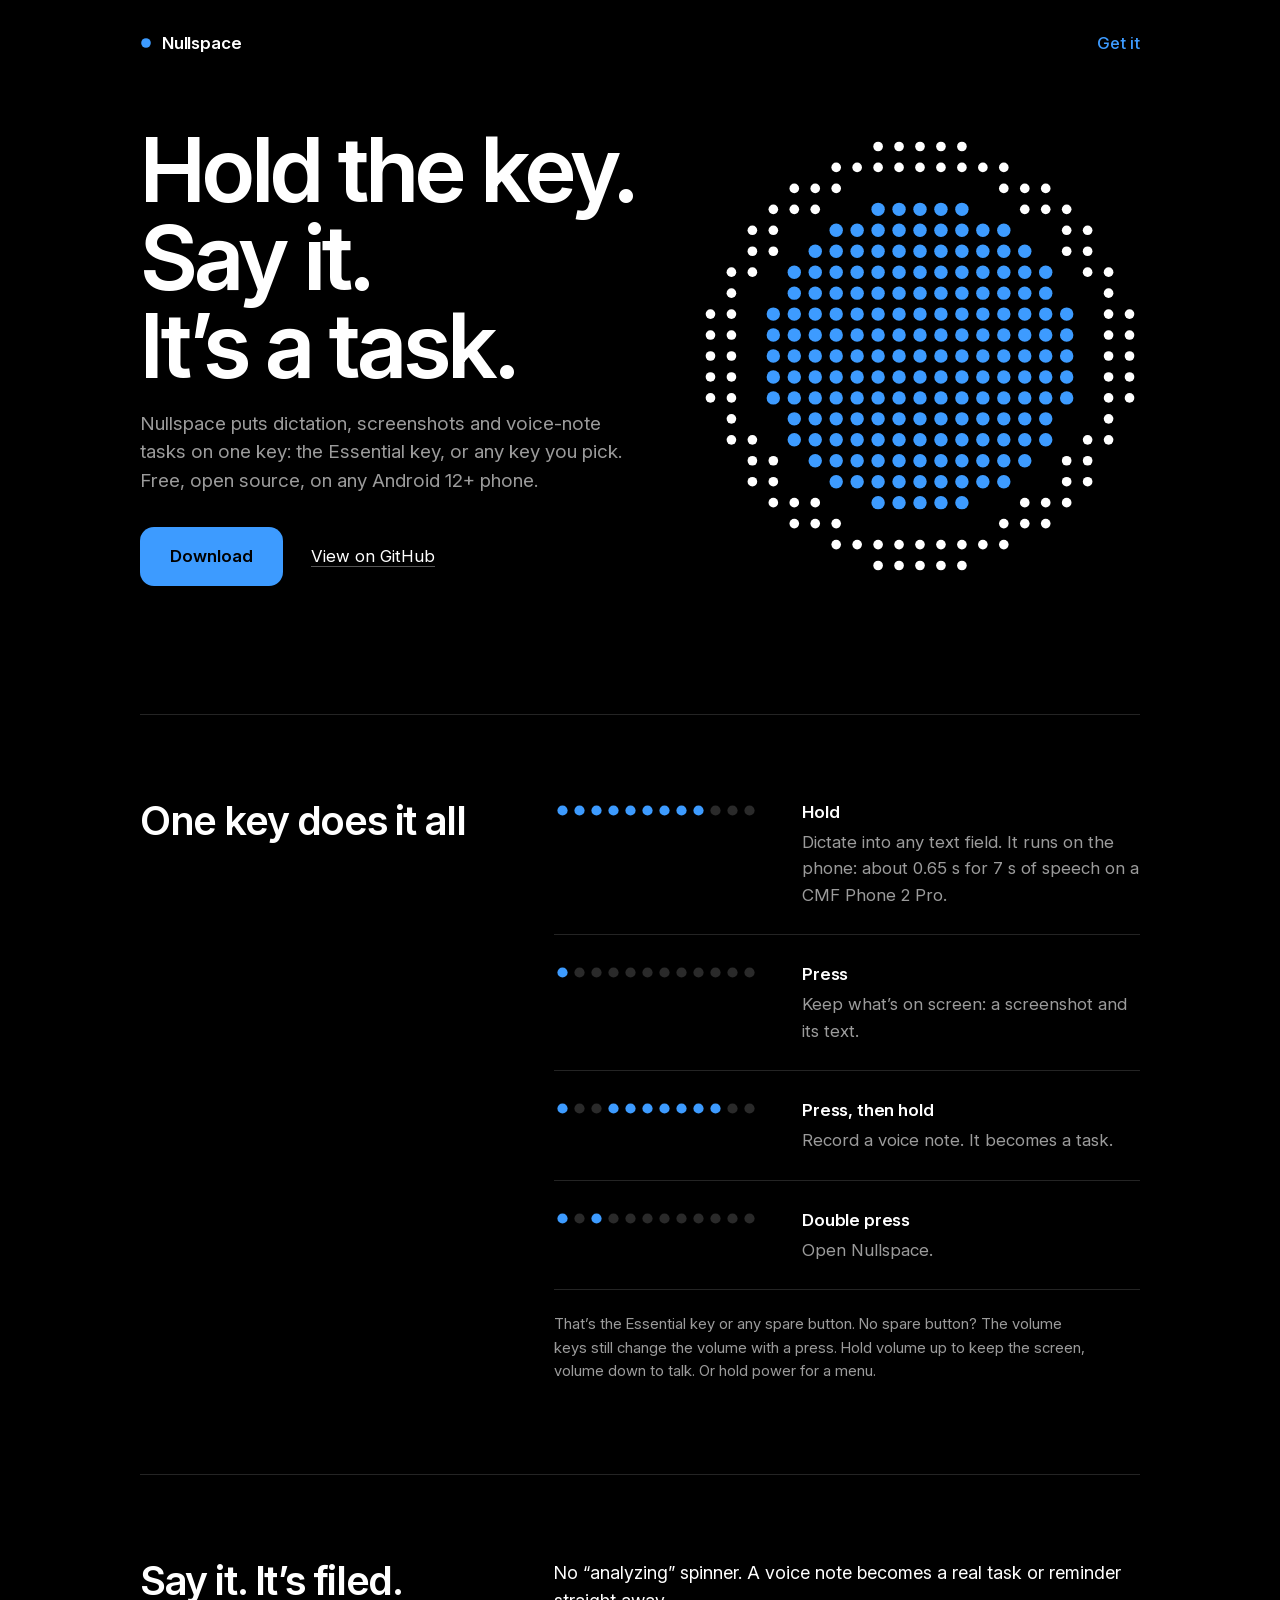
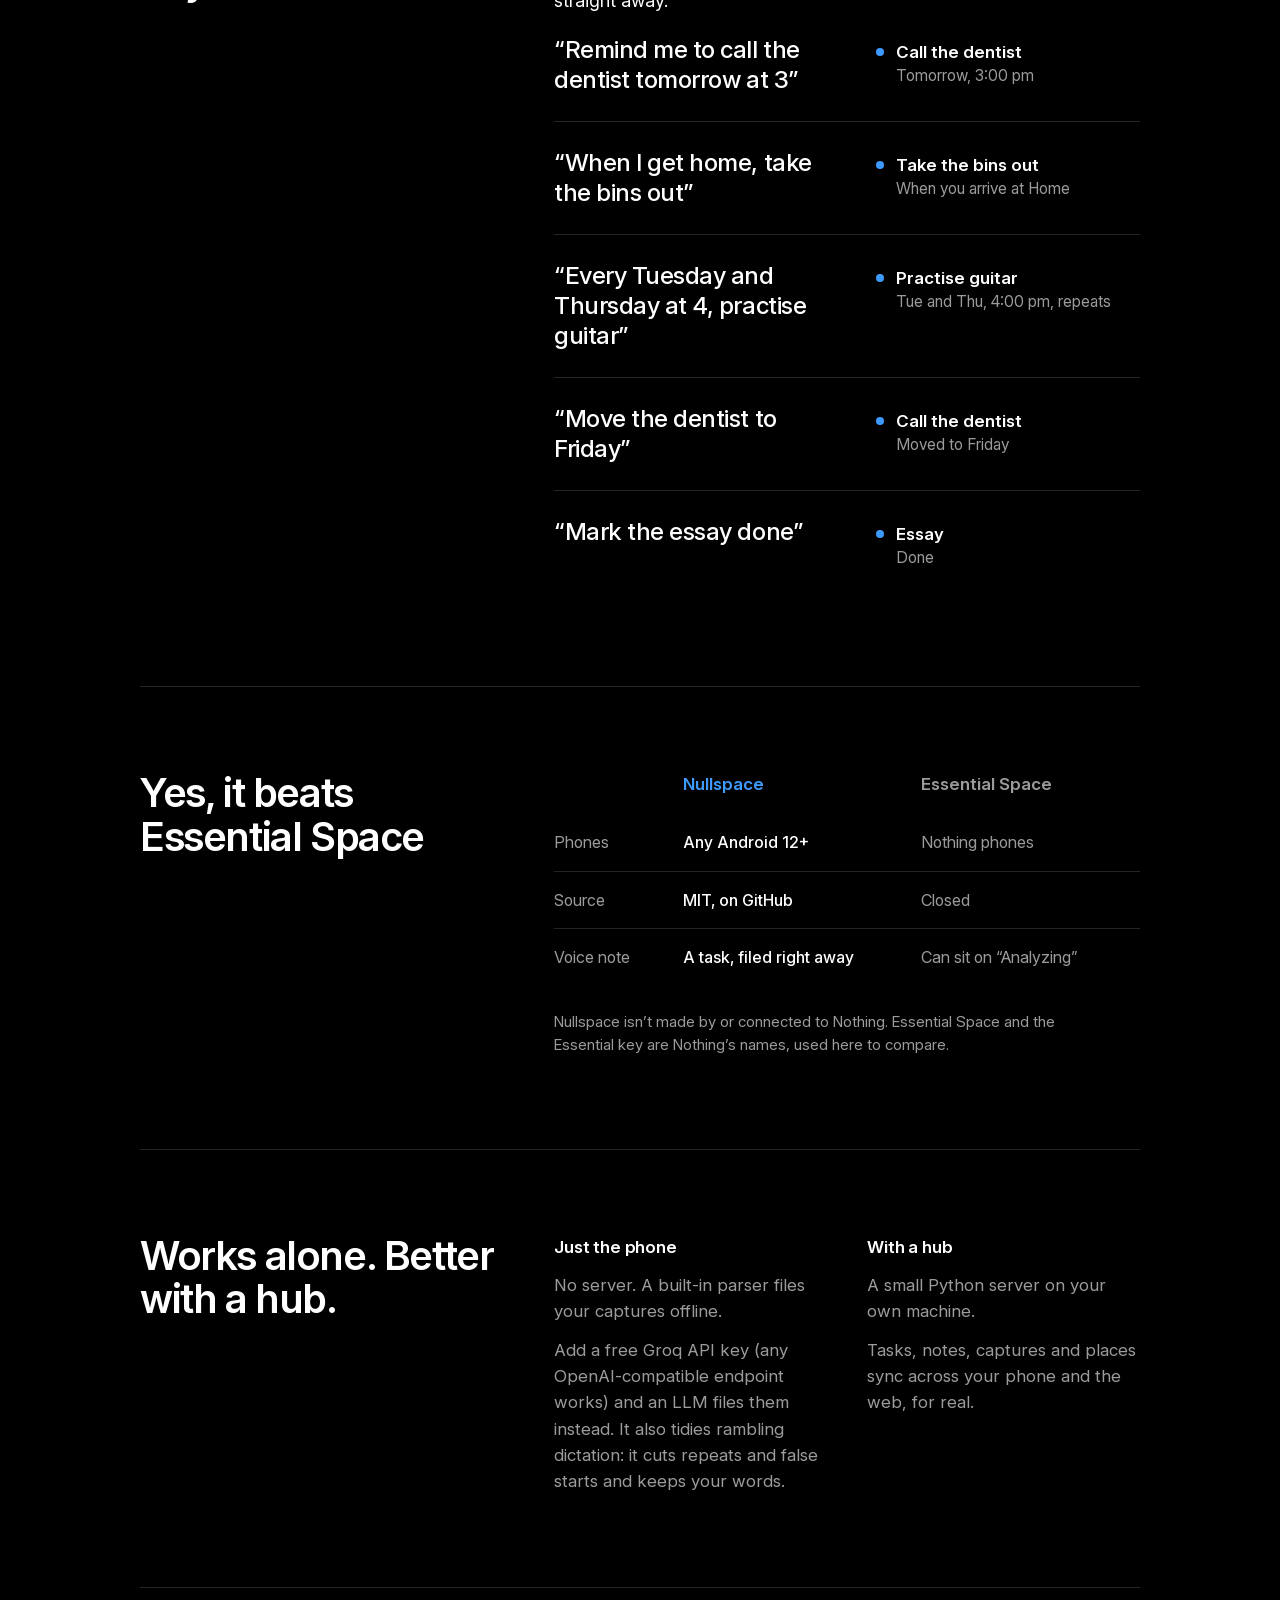
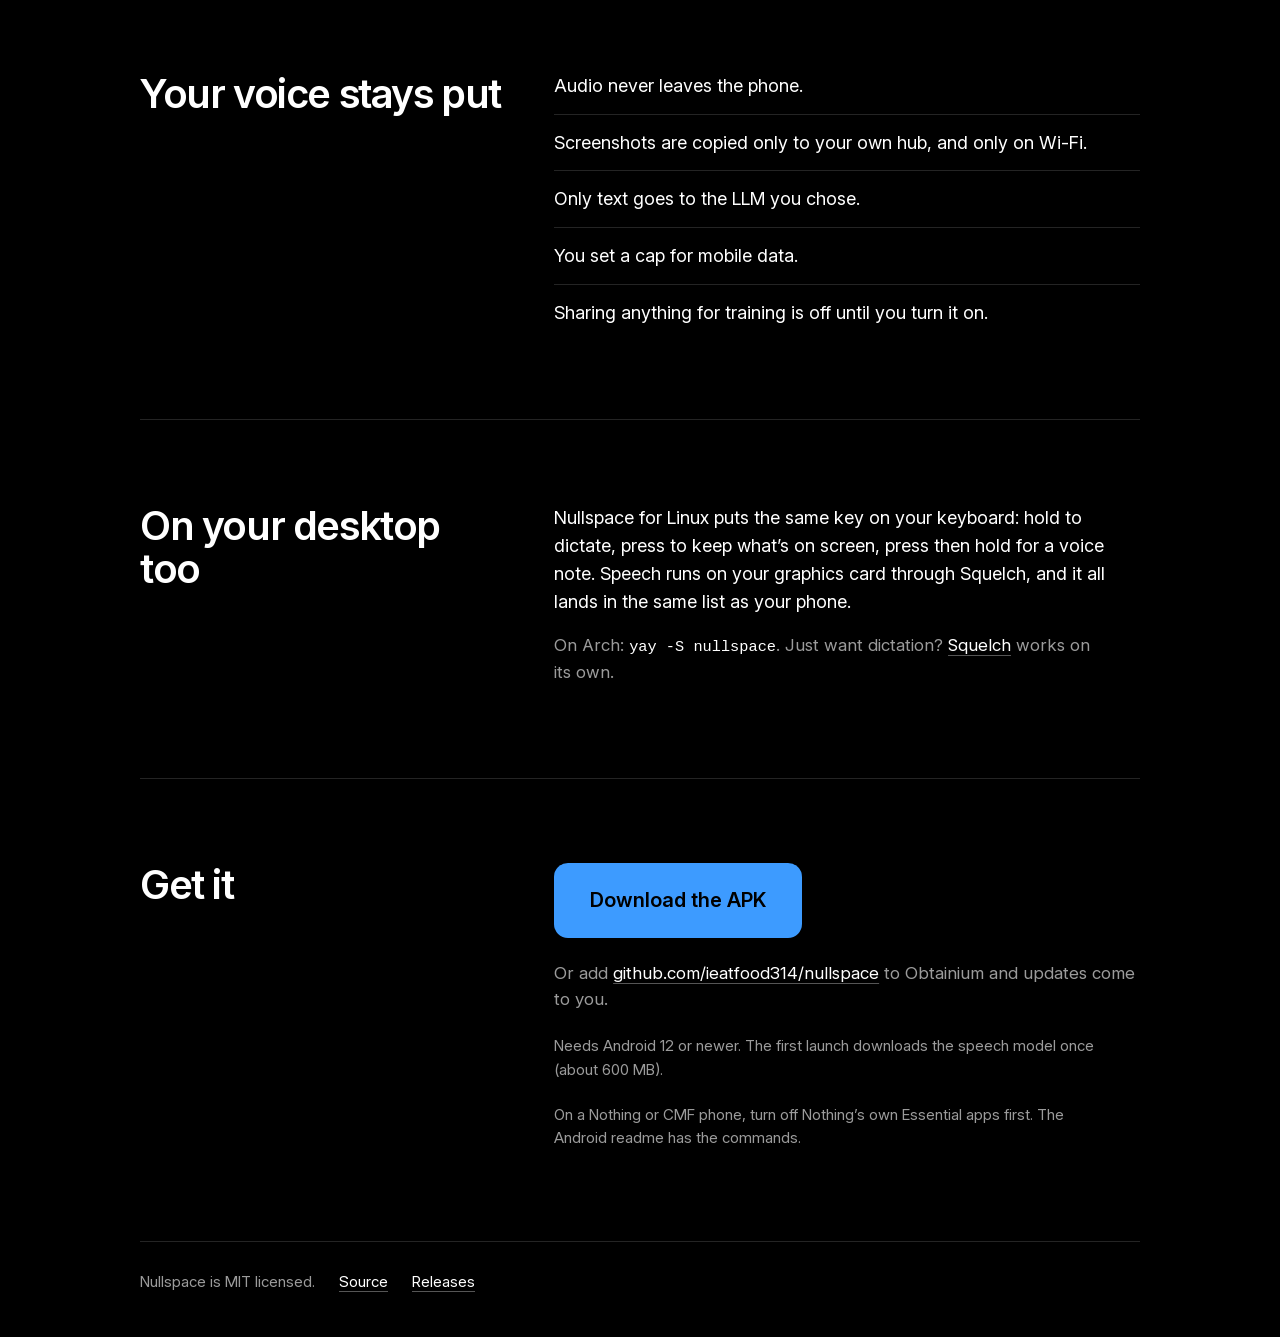
<file: site/index.html>
<!doctype html>
<html lang="en">
<head>
<meta charset="utf-8">
<title>Nullspace: one key for dictation, captures and tasks</title>
<meta name="description" content="Hold the key, say it, and it's a task. Nullspace is an open-source Android app that does what Essential Space does, on any Android 12+ phone, with or without a server.">
<meta name="viewport" content="width=device-width, initial-scale=1, viewport-fit=cover">
<meta name="theme-color" content="#000000">
<meta property="og:title" content="Nullspace">
<meta property="og:description" content="Hold the key. Say it. It's a task. Open-source Android app, on-device dictation, no server needed.">
<meta property="og:type" content="website">
<meta property="og:url" content="https://nullspace.lakebed.app">
<link rel="icon" href="favicon.svg" type="image/svg+xml">
<link rel="stylesheet" href="style.css">
</head>
<body>
<div class="site">

<header class="bar">
  <a class="mark" href="#top"><svg viewBox="0 0 10 10" aria-hidden="true"><circle cx="5" cy="5" r="4"/></svg>Nullspace</a>
  <a class="bar-get" href="#get">Get it</a>
</header>

<main id="top">

<section class="hero">
  <svg class="key" viewBox="0 0 420 420" aria-hidden="true" focusable="false">
<circle class="r" cx="170" cy="10" r="4.6" style="--d:560ms"/>
<circle class="r" cx="190" cy="10" r="4.6" style="--d:552ms"/>
<circle class="r" cx="210" cy="10" r="4.6" style="--d:550ms"/>
<circle class="r" cx="230" cy="10" r="4.6" style="--d:552ms"/>
<circle class="r" cx="250" cy="10" r="4.6" style="--d:560ms"/>
<circle class="r" cx="130" cy="30" r="4.6" style="--d:541ms"/>
<circle class="r" cx="150" cy="30" r="4.6" style="--d:521ms"/>
<circle class="r" cx="170" cy="30" r="4.6" style="--d:507ms"/>
<circle class="r" cx="190" cy="30" r="4.6" style="--d:498ms"/>
<circle class="r" cx="210" cy="30" r="4.6" style="--d:495ms"/>
<circle class="r" cx="230" cy="30" r="4.6" style="--d:498ms"/>
<circle class="r" cx="250" cy="30" r="4.6" style="--d:507ms"/>
<circle class="r" cx="270" cy="30" r="4.6" style="--d:521ms"/>
<circle class="r" cx="290" cy="30" r="4.6" style="--d:541ms"/>
<circle class="r" cx="90" cy="50" r="4.6" style="--d:550ms"/>
<circle class="r" cx="110" cy="50" r="4.6" style="--d:518ms"/>
<circle class="r" cx="130" cy="50" r="4.6" style="--d:491ms"/>
<circle class="r" cx="290" cy="50" r="4.6" style="--d:491ms"/>
<circle class="r" cx="310" cy="50" r="4.6" style="--d:518ms"/>
<circle class="r" cx="330" cy="50" r="4.6" style="--d:550ms"/>
<circle class="r" cx="70" cy="70" r="4.6" style="--d:544ms"/>
<circle class="r" cx="90" cy="70" r="4.6" style="--d:507ms"/>
<circle class="r" cx="110" cy="70" r="4.6" style="--d:473ms"/>
<circle class="c" cx="170" cy="70" r="6.4" style="--d:400ms"/>
<circle class="c" cx="190" cy="70" r="6.4" style="--d:388ms"/>
<circle class="c" cx="210" cy="70" r="6.4" style="--d:385ms"/>
<circle class="c" cx="230" cy="70" r="6.4" style="--d:388ms"/>
<circle class="c" cx="250" cy="70" r="6.4" style="--d:400ms"/>
<circle class="r" cx="310" cy="70" r="4.6" style="--d:473ms"/>
<circle class="r" cx="330" cy="70" r="4.6" style="--d:507ms"/>
<circle class="r" cx="350" cy="70" r="4.6" style="--d:544ms"/>
<circle class="r" cx="50" cy="90" r="4.6" style="--d:550ms"/>
<circle class="r" cx="70" cy="90" r="4.6" style="--d:507ms"/>
<circle class="c" cx="130" cy="90" r="6.4" style="--d:396ms"/>
<circle class="c" cx="150" cy="90" r="6.4" style="--d:368ms"/>
<circle class="c" cx="170" cy="90" r="6.4" style="--d:347ms"/>
<circle class="c" cx="190" cy="90" r="6.4" style="--d:334ms"/>
<circle class="c" cx="210" cy="90" r="6.4" style="--d:330ms"/>
<circle class="c" cx="230" cy="90" r="6.4" style="--d:334ms"/>
<circle class="c" cx="250" cy="90" r="6.4" style="--d:347ms"/>
<circle class="c" cx="270" cy="90" r="6.4" style="--d:368ms"/>
<circle class="c" cx="290" cy="90" r="6.4" style="--d:396ms"/>
<circle class="r" cx="350" cy="90" r="4.6" style="--d:507ms"/>
<circle class="r" cx="370" cy="90" r="4.6" style="--d:550ms"/>
<circle class="r" cx="50" cy="110" r="4.6" style="--d:518ms"/>
<circle class="r" cx="70" cy="110" r="4.6" style="--d:473ms"/>
<circle class="c" cx="110" cy="110" r="6.4" style="--d:388ms"/>
<circle class="c" cx="130" cy="110" r="6.4" style="--d:352ms"/>
<circle class="c" cx="150" cy="110" r="6.4" style="--d:320ms"/>
<circle class="c" cx="170" cy="110" r="6.4" style="--d:296ms"/>
<circle class="c" cx="190" cy="110" r="6.4" style="--d:280ms"/>
<circle class="c" cx="210" cy="110" r="6.4" style="--d:275ms"/>
<circle class="c" cx="230" cy="110" r="6.4" style="--d:280ms"/>
<circle class="c" cx="250" cy="110" r="6.4" style="--d:296ms"/>
<circle class="c" cx="270" cy="110" r="6.4" style="--d:320ms"/>
<circle class="c" cx="290" cy="110" r="6.4" style="--d:352ms"/>
<circle class="c" cx="310" cy="110" r="6.4" style="--d:388ms"/>
<circle class="r" cx="350" cy="110" r="4.6" style="--d:473ms"/>
<circle class="r" cx="370" cy="110" r="4.6" style="--d:518ms"/>
<circle class="r" cx="30" cy="130" r="4.6" style="--d:541ms"/>
<circle class="r" cx="50" cy="130" r="4.6" style="--d:491ms"/>
<circle class="c" cx="90" cy="130" r="6.4" style="--d:396ms"/>
<circle class="c" cx="110" cy="130" r="6.4" style="--d:352ms"/>
<circle class="c" cx="130" cy="130" r="6.4" style="--d:311ms"/>
<circle class="c" cx="150" cy="130" r="6.4" style="--d:275ms"/>
<circle class="c" cx="170" cy="130" r="6.4" style="--d:245ms"/>
<circle class="c" cx="190" cy="130" r="6.4" style="--d:226ms"/>
<circle class="c" cx="210" cy="130" r="6.4" style="--d:220ms"/>
<circle class="c" cx="230" cy="130" r="6.4" style="--d:226ms"/>
<circle class="c" cx="250" cy="130" r="6.4" style="--d:245ms"/>
<circle class="c" cx="270" cy="130" r="6.4" style="--d:275ms"/>
<circle class="c" cx="290" cy="130" r="6.4" style="--d:311ms"/>
<circle class="c" cx="310" cy="130" r="6.4" style="--d:352ms"/>
<circle class="c" cx="330" cy="130" r="6.4" style="--d:396ms"/>
<circle class="r" cx="370" cy="130" r="4.6" style="--d:491ms"/>
<circle class="r" cx="390" cy="130" r="4.6" style="--d:541ms"/>
<circle class="r" cx="30" cy="150" r="4.6" style="--d:521ms"/>
<circle class="c" cx="90" cy="150" r="6.4" style="--d:368ms"/>
<circle class="c" cx="110" cy="150" r="6.4" style="--d:320ms"/>
<circle class="c" cx="130" cy="150" r="6.4" style="--d:275ms"/>
<circle class="c" cx="150" cy="150" r="6.4" style="--d:233ms"/>
<circle class="c" cx="170" cy="150" r="6.4" style="--d:198ms"/>
<circle class="c" cx="190" cy="150" r="6.4" style="--d:173ms"/>
<circle class="c" cx="210" cy="150" r="6.4" style="--d:165ms"/>
<circle class="c" cx="230" cy="150" r="6.4" style="--d:173ms"/>
<circle class="c" cx="250" cy="150" r="6.4" style="--d:198ms"/>
<circle class="c" cx="270" cy="150" r="6.4" style="--d:233ms"/>
<circle class="c" cx="290" cy="150" r="6.4" style="--d:275ms"/>
<circle class="c" cx="310" cy="150" r="6.4" style="--d:320ms"/>
<circle class="c" cx="330" cy="150" r="6.4" style="--d:368ms"/>
<circle class="r" cx="390" cy="150" r="4.6" style="--d:521ms"/>
<circle class="r" cx="10" cy="170" r="4.6" style="--d:560ms"/>
<circle class="r" cx="30" cy="170" r="4.6" style="--d:507ms"/>
<circle class="c" cx="70" cy="170" r="6.4" style="--d:400ms"/>
<circle class="c" cx="90" cy="170" r="6.4" style="--d:347ms"/>
<circle class="c" cx="110" cy="170" r="6.4" style="--d:296ms"/>
<circle class="c" cx="130" cy="170" r="6.4" style="--d:245ms"/>
<circle class="c" cx="150" cy="170" r="6.4" style="--d:198ms"/>
<circle class="c" cx="170" cy="170" r="6.4" style="--d:155ms"/>
<circle class="c" cx="190" cy="170" r="6.4" style="--d:122ms"/>
<circle class="c" cx="210" cy="170" r="6.4" style="--d:110ms"/>
<circle class="c" cx="230" cy="170" r="6.4" style="--d:122ms"/>
<circle class="c" cx="250" cy="170" r="6.4" style="--d:155ms"/>
<circle class="c" cx="270" cy="170" r="6.4" style="--d:198ms"/>
<circle class="c" cx="290" cy="170" r="6.4" style="--d:245ms"/>
<circle class="c" cx="310" cy="170" r="6.4" style="--d:296ms"/>
<circle class="c" cx="330" cy="170" r="6.4" style="--d:347ms"/>
<circle class="c" cx="350" cy="170" r="6.4" style="--d:400ms"/>
<circle class="r" cx="390" cy="170" r="4.6" style="--d:507ms"/>
<circle class="r" cx="410" cy="170" r="4.6" style="--d:560ms"/>
<circle class="r" cx="10" cy="190" r="4.6" style="--d:552ms"/>
<circle class="r" cx="30" cy="190" r="4.6" style="--d:498ms"/>
<circle class="c" cx="70" cy="190" r="6.4" style="--d:388ms"/>
<circle class="c" cx="90" cy="190" r="6.4" style="--d:334ms"/>
<circle class="c" cx="110" cy="190" r="6.4" style="--d:280ms"/>
<circle class="c" cx="130" cy="190" r="6.4" style="--d:226ms"/>
<circle class="c" cx="150" cy="190" r="6.4" style="--d:173ms"/>
<circle class="c" cx="170" cy="190" r="6.4" style="--d:122ms"/>
<circle class="c" cx="190" cy="190" r="6.4" style="--d:77ms"/>
<circle class="c" cx="210" cy="190" r="6.4" style="--d:55ms"/>
<circle class="c" cx="230" cy="190" r="6.4" style="--d:77ms"/>
<circle class="c" cx="250" cy="190" r="6.4" style="--d:122ms"/>
<circle class="c" cx="270" cy="190" r="6.4" style="--d:173ms"/>
<circle class="c" cx="290" cy="190" r="6.4" style="--d:226ms"/>
<circle class="c" cx="310" cy="190" r="6.4" style="--d:280ms"/>
<circle class="c" cx="330" cy="190" r="6.4" style="--d:334ms"/>
<circle class="c" cx="350" cy="190" r="6.4" style="--d:388ms"/>
<circle class="r" cx="390" cy="190" r="4.6" style="--d:498ms"/>
<circle class="r" cx="410" cy="190" r="4.6" style="--d:552ms"/>
<circle class="r" cx="10" cy="210" r="4.6" style="--d:550ms"/>
<circle class="r" cx="30" cy="210" r="4.6" style="--d:495ms"/>
<circle class="c" cx="70" cy="210" r="6.4" style="--d:385ms"/>
<circle class="c" cx="90" cy="210" r="6.4" style="--d:330ms"/>
<circle class="c" cx="110" cy="210" r="6.4" style="--d:275ms"/>
<circle class="c" cx="130" cy="210" r="6.4" style="--d:220ms"/>
<circle class="c" cx="150" cy="210" r="6.4" style="--d:165ms"/>
<circle class="c" cx="170" cy="210" r="6.4" style="--d:110ms"/>
<circle class="c" cx="190" cy="210" r="6.4" style="--d:55ms"/>
<circle class="c" cx="210" cy="210" r="6.4" style="--d:0ms"/>
<circle class="c" cx="230" cy="210" r="6.4" style="--d:55ms"/>
<circle class="c" cx="250" cy="210" r="6.4" style="--d:110ms"/>
<circle class="c" cx="270" cy="210" r="6.4" style="--d:165ms"/>
<circle class="c" cx="290" cy="210" r="6.4" style="--d:220ms"/>
<circle class="c" cx="310" cy="210" r="6.4" style="--d:275ms"/>
<circle class="c" cx="330" cy="210" r="6.4" style="--d:330ms"/>
<circle class="c" cx="350" cy="210" r="6.4" style="--d:385ms"/>
<circle class="r" cx="390" cy="210" r="4.6" style="--d:495ms"/>
<circle class="r" cx="410" cy="210" r="4.6" style="--d:550ms"/>
<circle class="r" cx="10" cy="230" r="4.6" style="--d:552ms"/>
<circle class="r" cx="30" cy="230" r="4.6" style="--d:498ms"/>
<circle class="c" cx="70" cy="230" r="6.4" style="--d:388ms"/>
<circle class="c" cx="90" cy="230" r="6.4" style="--d:334ms"/>
<circle class="c" cx="110" cy="230" r="6.4" style="--d:280ms"/>
<circle class="c" cx="130" cy="230" r="6.4" style="--d:226ms"/>
<circle class="c" cx="150" cy="230" r="6.4" style="--d:173ms"/>
<circle class="c" cx="170" cy="230" r="6.4" style="--d:122ms"/>
<circle class="c" cx="190" cy="230" r="6.4" style="--d:77ms"/>
<circle class="c" cx="210" cy="230" r="6.4" style="--d:55ms"/>
<circle class="c" cx="230" cy="230" r="6.4" style="--d:77ms"/>
<circle class="c" cx="250" cy="230" r="6.4" style="--d:122ms"/>
<circle class="c" cx="270" cy="230" r="6.4" style="--d:173ms"/>
<circle class="c" cx="290" cy="230" r="6.4" style="--d:226ms"/>
<circle class="c" cx="310" cy="230" r="6.4" style="--d:280ms"/>
<circle class="c" cx="330" cy="230" r="6.4" style="--d:334ms"/>
<circle class="c" cx="350" cy="230" r="6.4" style="--d:388ms"/>
<circle class="r" cx="390" cy="230" r="4.6" style="--d:498ms"/>
<circle class="r" cx="410" cy="230" r="4.6" style="--d:552ms"/>
<circle class="r" cx="10" cy="250" r="4.6" style="--d:560ms"/>
<circle class="r" cx="30" cy="250" r="4.6" style="--d:507ms"/>
<circle class="c" cx="70" cy="250" r="6.4" style="--d:400ms"/>
<circle class="c" cx="90" cy="250" r="6.4" style="--d:347ms"/>
<circle class="c" cx="110" cy="250" r="6.4" style="--d:296ms"/>
<circle class="c" cx="130" cy="250" r="6.4" style="--d:245ms"/>
<circle class="c" cx="150" cy="250" r="6.4" style="--d:198ms"/>
<circle class="c" cx="170" cy="250" r="6.4" style="--d:155ms"/>
<circle class="c" cx="190" cy="250" r="6.4" style="--d:122ms"/>
<circle class="c" cx="210" cy="250" r="6.4" style="--d:110ms"/>
<circle class="c" cx="230" cy="250" r="6.4" style="--d:122ms"/>
<circle class="c" cx="250" cy="250" r="6.4" style="--d:155ms"/>
<circle class="c" cx="270" cy="250" r="6.4" style="--d:198ms"/>
<circle class="c" cx="290" cy="250" r="6.4" style="--d:245ms"/>
<circle class="c" cx="310" cy="250" r="6.4" style="--d:296ms"/>
<circle class="c" cx="330" cy="250" r="6.4" style="--d:347ms"/>
<circle class="c" cx="350" cy="250" r="6.4" style="--d:400ms"/>
<circle class="r" cx="390" cy="250" r="4.6" style="--d:507ms"/>
<circle class="r" cx="410" cy="250" r="4.6" style="--d:560ms"/>
<circle class="r" cx="30" cy="270" r="4.6" style="--d:521ms"/>
<circle class="c" cx="90" cy="270" r="6.4" style="--d:368ms"/>
<circle class="c" cx="110" cy="270" r="6.4" style="--d:320ms"/>
<circle class="c" cx="130" cy="270" r="6.4" style="--d:275ms"/>
<circle class="c" cx="150" cy="270" r="6.4" style="--d:233ms"/>
<circle class="c" cx="170" cy="270" r="6.4" style="--d:198ms"/>
<circle class="c" cx="190" cy="270" r="6.4" style="--d:173ms"/>
<circle class="c" cx="210" cy="270" r="6.4" style="--d:165ms"/>
<circle class="c" cx="230" cy="270" r="6.4" style="--d:173ms"/>
<circle class="c" cx="250" cy="270" r="6.4" style="--d:198ms"/>
<circle class="c" cx="270" cy="270" r="6.4" style="--d:233ms"/>
<circle class="c" cx="290" cy="270" r="6.4" style="--d:275ms"/>
<circle class="c" cx="310" cy="270" r="6.4" style="--d:320ms"/>
<circle class="c" cx="330" cy="270" r="6.4" style="--d:368ms"/>
<circle class="r" cx="390" cy="270" r="4.6" style="--d:521ms"/>
<circle class="r" cx="30" cy="290" r="4.6" style="--d:541ms"/>
<circle class="r" cx="50" cy="290" r="4.6" style="--d:491ms"/>
<circle class="c" cx="90" cy="290" r="6.4" style="--d:396ms"/>
<circle class="c" cx="110" cy="290" r="6.4" style="--d:352ms"/>
<circle class="c" cx="130" cy="290" r="6.4" style="--d:311ms"/>
<circle class="c" cx="150" cy="290" r="6.4" style="--d:275ms"/>
<circle class="c" cx="170" cy="290" r="6.4" style="--d:245ms"/>
<circle class="c" cx="190" cy="290" r="6.4" style="--d:226ms"/>
<circle class="c" cx="210" cy="290" r="6.4" style="--d:220ms"/>
<circle class="c" cx="230" cy="290" r="6.4" style="--d:226ms"/>
<circle class="c" cx="250" cy="290" r="6.4" style="--d:245ms"/>
<circle class="c" cx="270" cy="290" r="6.4" style="--d:275ms"/>
<circle class="c" cx="290" cy="290" r="6.4" style="--d:311ms"/>
<circle class="c" cx="310" cy="290" r="6.4" style="--d:352ms"/>
<circle class="c" cx="330" cy="290" r="6.4" style="--d:396ms"/>
<circle class="r" cx="370" cy="290" r="4.6" style="--d:491ms"/>
<circle class="r" cx="390" cy="290" r="4.6" style="--d:541ms"/>
<circle class="r" cx="50" cy="310" r="4.6" style="--d:518ms"/>
<circle class="r" cx="70" cy="310" r="4.6" style="--d:473ms"/>
<circle class="c" cx="110" cy="310" r="6.4" style="--d:388ms"/>
<circle class="c" cx="130" cy="310" r="6.4" style="--d:352ms"/>
<circle class="c" cx="150" cy="310" r="6.4" style="--d:320ms"/>
<circle class="c" cx="170" cy="310" r="6.4" style="--d:296ms"/>
<circle class="c" cx="190" cy="310" r="6.4" style="--d:280ms"/>
<circle class="c" cx="210" cy="310" r="6.4" style="--d:275ms"/>
<circle class="c" cx="230" cy="310" r="6.4" style="--d:280ms"/>
<circle class="c" cx="250" cy="310" r="6.4" style="--d:296ms"/>
<circle class="c" cx="270" cy="310" r="6.4" style="--d:320ms"/>
<circle class="c" cx="290" cy="310" r="6.4" style="--d:352ms"/>
<circle class="c" cx="310" cy="310" r="6.4" style="--d:388ms"/>
<circle class="r" cx="350" cy="310" r="4.6" style="--d:473ms"/>
<circle class="r" cx="370" cy="310" r="4.6" style="--d:518ms"/>
<circle class="r" cx="50" cy="330" r="4.6" style="--d:550ms"/>
<circle class="r" cx="70" cy="330" r="4.6" style="--d:507ms"/>
<circle class="c" cx="130" cy="330" r="6.4" style="--d:396ms"/>
<circle class="c" cx="150" cy="330" r="6.4" style="--d:368ms"/>
<circle class="c" cx="170" cy="330" r="6.4" style="--d:347ms"/>
<circle class="c" cx="190" cy="330" r="6.4" style="--d:334ms"/>
<circle class="c" cx="210" cy="330" r="6.4" style="--d:330ms"/>
<circle class="c" cx="230" cy="330" r="6.4" style="--d:334ms"/>
<circle class="c" cx="250" cy="330" r="6.4" style="--d:347ms"/>
<circle class="c" cx="270" cy="330" r="6.4" style="--d:368ms"/>
<circle class="c" cx="290" cy="330" r="6.4" style="--d:396ms"/>
<circle class="r" cx="350" cy="330" r="4.6" style="--d:507ms"/>
<circle class="r" cx="370" cy="330" r="4.6" style="--d:550ms"/>
<circle class="r" cx="70" cy="350" r="4.6" style="--d:544ms"/>
<circle class="r" cx="90" cy="350" r="4.6" style="--d:507ms"/>
<circle class="r" cx="110" cy="350" r="4.6" style="--d:473ms"/>
<circle class="c" cx="170" cy="350" r="6.4" style="--d:400ms"/>
<circle class="c" cx="190" cy="350" r="6.4" style="--d:388ms"/>
<circle class="c" cx="210" cy="350" r="6.4" style="--d:385ms"/>
<circle class="c" cx="230" cy="350" r="6.4" style="--d:388ms"/>
<circle class="c" cx="250" cy="350" r="6.4" style="--d:400ms"/>
<circle class="r" cx="310" cy="350" r="4.6" style="--d:473ms"/>
<circle class="r" cx="330" cy="350" r="4.6" style="--d:507ms"/>
<circle class="r" cx="350" cy="350" r="4.6" style="--d:544ms"/>
<circle class="r" cx="90" cy="370" r="4.6" style="--d:550ms"/>
<circle class="r" cx="110" cy="370" r="4.6" style="--d:518ms"/>
<circle class="r" cx="130" cy="370" r="4.6" style="--d:491ms"/>
<circle class="r" cx="290" cy="370" r="4.6" style="--d:491ms"/>
<circle class="r" cx="310" cy="370" r="4.6" style="--d:518ms"/>
<circle class="r" cx="330" cy="370" r="4.6" style="--d:550ms"/>
<circle class="r" cx="130" cy="390" r="4.6" style="--d:541ms"/>
<circle class="r" cx="150" cy="390" r="4.6" style="--d:521ms"/>
<circle class="r" cx="170" cy="390" r="4.6" style="--d:507ms"/>
<circle class="r" cx="190" cy="390" r="4.6" style="--d:498ms"/>
<circle class="r" cx="210" cy="390" r="4.6" style="--d:495ms"/>
<circle class="r" cx="230" cy="390" r="4.6" style="--d:498ms"/>
<circle class="r" cx="250" cy="390" r="4.6" style="--d:507ms"/>
<circle class="r" cx="270" cy="390" r="4.6" style="--d:521ms"/>
<circle class="r" cx="290" cy="390" r="4.6" style="--d:541ms"/>
<circle class="r" cx="170" cy="410" r="4.6" style="--d:560ms"/>
<circle class="r" cx="190" cy="410" r="4.6" style="--d:552ms"/>
<circle class="r" cx="210" cy="410" r="4.6" style="--d:550ms"/>
<circle class="r" cx="230" cy="410" r="4.6" style="--d:552ms"/>
<circle class="r" cx="250" cy="410" r="4.6" style="--d:560ms"/>
</svg>
  <div class="hero-text">
    <h1>Hold the key.<br>Say it.<br>It&rsquo;s a task.</h1>
    <p class="lead">Nullspace puts dictation, screenshots and voice-note tasks on one key: the Essential key, or any key you pick. Free, open source, on any Android 12+ phone.</p>
    <div class="actions">
      <a class="button" href="https://github.com/ieatfood314/nullspace/releases">Download</a>
      <a class="plain" href="https://github.com/ieatfood314/nullspace">View on GitHub</a>
    </div>
  </div>
</section>

<section class="block" id="key">
  <h2>One key does it all</h2>
  <div class="body">
    <div class="gesture">
      <svg class="glyph" viewBox="0 0 120 10" aria-hidden="true" focusable="false"><circle class=on cx="5" cy="5" r="3"/><circle class=on cx="15" cy="5" r="3"/><circle class=on cx="25" cy="5" r="3"/><circle class=on cx="35" cy="5" r="3"/><circle class=on cx="45" cy="5" r="3"/><circle class=on cx="55" cy="5" r="3"/><circle class=on cx="65" cy="5" r="3"/><circle class=on cx="75" cy="5" r="3"/><circle class=on cx="85" cy="5" r="3"/><circle cx="95" cy="5" r="3"/><circle cx="105" cy="5" r="3"/><circle cx="115" cy="5" r="3"/></svg>
      <h3>Hold</h3>
      <p>Dictate into any text field. It runs on the phone: about 0.65&nbsp;s for 7&nbsp;s of speech on a CMF Phone 2 Pro.</p>
    </div>
    <div class="gesture">
      <svg class="glyph" viewBox="0 0 120 10" aria-hidden="true" focusable="false"><circle class=on cx="5" cy="5" r="3"/><circle cx="15" cy="5" r="3"/><circle cx="25" cy="5" r="3"/><circle cx="35" cy="5" r="3"/><circle cx="45" cy="5" r="3"/><circle cx="55" cy="5" r="3"/><circle cx="65" cy="5" r="3"/><circle cx="75" cy="5" r="3"/><circle cx="85" cy="5" r="3"/><circle cx="95" cy="5" r="3"/><circle cx="105" cy="5" r="3"/><circle cx="115" cy="5" r="3"/></svg>
      <h3>Press</h3>
      <p>Keep what&rsquo;s on screen: a screenshot and its text.</p>
    </div>
    <div class="gesture">
      <svg class="glyph" viewBox="0 0 120 10" aria-hidden="true" focusable="false"><circle class=on cx="5" cy="5" r="3"/><circle cx="15" cy="5" r="3"/><circle cx="25" cy="5" r="3"/><circle class=on cx="35" cy="5" r="3"/><circle class=on cx="45" cy="5" r="3"/><circle class=on cx="55" cy="5" r="3"/><circle class=on cx="65" cy="5" r="3"/><circle class=on cx="75" cy="5" r="3"/><circle class=on cx="85" cy="5" r="3"/><circle class=on cx="95" cy="5" r="3"/><circle cx="105" cy="5" r="3"/><circle cx="115" cy="5" r="3"/></svg>
      <h3>Press, then hold</h3>
      <p>Record a voice note. It becomes a task.</p>
    </div>
    <div class="gesture">
      <svg class="glyph" viewBox="0 0 120 10" aria-hidden="true" focusable="false"><circle class=on cx="5" cy="5" r="3"/><circle cx="15" cy="5" r="3"/><circle class=on cx="25" cy="5" r="3"/><circle cx="35" cy="5" r="3"/><circle cx="45" cy="5" r="3"/><circle cx="55" cy="5" r="3"/><circle cx="65" cy="5" r="3"/><circle cx="75" cy="5" r="3"/><circle cx="85" cy="5" r="3"/><circle cx="95" cy="5" r="3"/><circle cx="105" cy="5" r="3"/><circle cx="115" cy="5" r="3"/></svg>
      <h3>Double press</h3>
      <p>Open Nullspace.</p>
    </div>
    <p class="fine">That&rsquo;s the Essential key or any spare button. No spare button? The volume keys still change the volume with a press. Hold volume up to keep the screen, volume down to talk. Or hold power for a menu.</p>
  </div>
</section>

<section class="block" id="voice">
  <h2>Say it. It&rsquo;s filed.</h2>
  <div class="body">
    <p class="intro">No &ldquo;analyzing&rdquo; spinner. A voice note becomes a real task or reminder straight away.</p>
    <ul class="pairs">
      <li><q>Remind me to call the dentist tomorrow at 3</q><span class="made"><b>Call the dentist</b>Tomorrow, 3:00 pm</span></li>
      <li><q>When I get home, take the bins out</q><span class="made"><b>Take the bins out</b>When you arrive at Home</span></li>
      <li><q>Every Tuesday and Thursday at 4, practise guitar</q><span class="made"><b>Practise guitar</b>Tue and Thu, 4:00 pm, repeats</span></li>
      <li><q>Move the dentist to Friday</q><span class="made"><b>Call the dentist</b>Moved to Friday</span></li>
      <li><q>Mark the essay done</q><span class="made"><b>Essay</b>Done</span></li>
    </ul>
  </div>
</section>

<section class="block" id="vs">
  <h2>Yes, it beats Essential Space</h2>
  <div class="body">
    <table class="vs">
      <thead><tr><th scope="col"></th><th scope="col">Nullspace</th><th scope="col">Essential Space</th></tr></thead>
      <tbody>
        <tr><th scope="row">Phones</th><td>Any Android 12+</td><td>Nothing phones</td></tr>
        <tr><th scope="row">Source</th><td>MIT, on GitHub</td><td>Closed</td></tr>
        <tr><th scope="row">Voice note</th><td>A task, filed right away</td><td>Can sit on &ldquo;Analyzing&rdquo;</td></tr>
      </tbody>
    </table>
    <p class="fine">Nullspace isn&rsquo;t made by or connected to Nothing. Essential Space and the Essential key are Nothing&rsquo;s names, used here to compare.</p>
  </div>
</section>

<section class="block" id="hub">
  <h2>Works alone. Better with a hub.</h2>
  <div class="body two">
    <div>
      <h3>Just the phone</h3>
      <p>No server. A built-in parser files your captures offline.</p>
      <p>Add a free Groq API key (any OpenAI-compatible endpoint works) and an LLM files them instead. It also tidies rambling dictation: it cuts repeats and false starts and keeps your words.</p>
    </div>
    <div>
      <h3>With a hub</h3>
      <p>A small Python server on your own machine.</p>
      <p>Tasks, notes, captures and places sync across your phone and the web, for real.</p>
    </div>
  </div>
</section>

<section class="block" id="privacy">
  <h2>Your voice stays put</h2>
  <div class="body">
    <ul class="plainlist">
      <li>Audio never leaves the phone.</li>
      <li>Screenshots are copied only to your own hub, and only on Wi-Fi.</li>
      <li>Only text goes to the LLM you chose.</li>
      <li>You set a cap for mobile data.</li>
      <li>Sharing anything for training is off until you turn it on.</li>
    </ul>
  </div>
</section>

<section class="block" id="squelch">
  <h2>On your desktop too</h2>
  <div class="body">
    <p class="intro">Nullspace for Linux puts the same key on your keyboard: hold to dictate, press to keep what&rsquo;s on screen, press then hold for a voice note. Speech runs on your graphics card through Squelch, and it all lands in the same list as your phone.</p>
    <p>On Arch: <code>yay -S nullspace</code>. Just want dictation? <a class="plain" href="https://github.com/ieatfood314/squelch">Squelch</a> works on its own.</p>
  </div>
</section>

<section class="block get" id="get">
  <h2>Get it</h2>
  <div class="body">
    <a class="button big" href="https://github.com/ieatfood314/nullspace/releases">Download the APK</a>
    <p>Or add <a class="plain" href="https://github.com/ieatfood314/nullspace">github.com/ieatfood314/nullspace</a> to Obtainium and updates come to you.</p>
    <p class="fine">Needs Android 12 or newer. The first launch downloads the speech model once (about 600&nbsp;MB).</p>
    <p class="fine">On a Nothing or CMF phone, turn off Nothing&rsquo;s own Essential apps first. The Android readme has the commands.</p>
  </div>
</section>

</main>

<footer class="foot">
  <span>Nullspace is MIT licensed.</span>
  <a class="plain" href="https://github.com/ieatfood314/nullspace">Source</a>
  <a class="plain" href="https://github.com/ieatfood314/nullspace/releases">Releases</a>
</footer>

</div>
</body>
</html>
</file>
<file: site/style.css>
@font-face {
  font-family: "Inter";
  src: url(fonts/inter.woff2) format("woff2");
  font-weight: 400 700;
  font-display: swap;
}

:root {
  --bg: #000000;
  --fg: #ffffff;
  --dim: #9b9b9b;
  --faint: #2a2a2a;
  --line: #242424;
  --blue: #3D9BFF;
}

html { background: var(--bg); scroll-behavior: smooth; -webkit-text-size-adjust: 100%; }
body { margin: 0; background: var(--bg); color: var(--fg); font: 400 1.0625rem/1.55 "Inter", system-ui, sans-serif; font-feature-settings: "calt", "kern"; -webkit-font-smoothing: antialiased; }

.site { box-sizing: border-box; max-width: 1080px; margin: 0 auto; padding: 0 22px env(safe-area-inset-bottom); }
:where(.site) *, :where(.site) *::before, :where(.site) *::after { box-sizing: border-box; }
:where(.site) :is(h1, h2, h3, p, ul, li, table, q) { margin: 0; padding: 0; }
:where(.site) ul { list-style: none; }
:where(.site) q { quotes: none; }
:where(.site) a { color: inherit; }
:where(.site) svg { display: block; }

.site a:focus-visible { outline: 2px solid var(--blue); outline-offset: 4px; border-radius: 4px; }

/* header */
.bar { display: flex; align-items: center; justify-content: space-between; padding: 22px 0; }
.mark { display: inline-flex; align-items: center; gap: 10px; font-weight: 600; font-size: 1.0625rem; letter-spacing: -0.01em; text-decoration: none; }
.mark svg { width: 12px; height: 12px; fill: var(--blue); }
.bar-get { color: var(--blue); font-weight: 500; text-decoration: none; }
.bar-get:hover { text-decoration: underline; text-underline-offset: 4px; }

/* hero */
.hero { display: grid; gap: 22px; padding: 4px 0 72px; }
.key { width: min(100%, 236px); height: auto; margin: 0 0 0 -2px; }
.key circle { fill: var(--f); animation: lit 0.55s var(--d) backwards; }
.key .c { --f: var(--blue); }
.key .r { --f: var(--fg); }
@keyframes lit { from { fill: var(--faint); } }

.hero h1 { font-size: clamp(2.9rem, 13.5vw, 5.6rem); line-height: 0.98; font-weight: 600; letter-spacing: -0.045em; }
.lead { margin-top: 20px; max-width: 34em; font-size: 1.1875rem; line-height: 1.5; color: var(--dim); }
.actions { display: flex; flex-wrap: wrap; align-items: center; gap: 14px 28px; margin-top: 32px; }

.button { display: inline-block; padding: 16px 30px; border-radius: 14px; background: var(--blue); color: #000 !important; font-weight: 600; text-decoration: none; transition: filter 0.15s; }
.button:hover { filter: brightness(1.12); }
.button:active { filter: brightness(0.92); }
.button.big { padding: 22px 36px; font-size: 1.25rem; }
.site a.plain { color: var(--fg); text-decoration: underline; text-decoration-color: #555; text-underline-offset: 4px; text-decoration-thickness: 1px; }
.site a.plain:hover { text-decoration-color: var(--blue); }

/* sections */
.block { display: grid; gap: 28px; padding: 56px 0 60px; border-top: 1px solid var(--line); }
.block h2 { font-size: clamp(1.75rem, 6vw, 2.5rem); line-height: 1.08; font-weight: 600; letter-spacing: -0.035em; max-width: 12em; }
.block h3 { font-size: 1.0625rem; font-weight: 600; letter-spacing: -0.01em; }
.body > * + * { margin-top: 16px; }
.body p { max-width: 36em; color: var(--dim); text-wrap: pretty; }
.intro { font-size: 1.125rem; color: var(--fg) !important; }
.fine { font-size: 0.9375rem; }

/* gestures */
.body > .gesture { display: grid; gap: 6px 0; padding: 22px 0; margin: 0; border-bottom: 1px solid var(--line); }
.body > .gesture:first-child { padding-top: 0; }
.body > .gesture:last-child { border-bottom: 0; padding-bottom: 0; }
.glyph { width: 204px; max-width: 100%; height: 17px; margin-bottom: 8px; }
.glyph circle { fill: var(--faint); }
.glyph circle.on { fill: var(--blue); }

/* voice notes */
.pairs > li { display: grid; gap: 12px; padding: 22px 0; border-bottom: 1px solid var(--line); }
.pairs > li:first-child { padding-top: 4px; }
.pairs > li:last-child { border-bottom: 0; }
.pairs q { font-size: 1.375rem; line-height: 1.25; font-weight: 500; letter-spacing: -0.02em; }
.pairs q::before { content: "\201C"; }
.pairs q::after { content: "\201D"; }
.made { position: relative; padding-left: 20px; color: var(--dim); font-size: 0.9688rem; line-height: 1.4; }
.made::before { content: ""; position: absolute; left: 0; top: 0.45em; width: 8px; height: 8px; border-radius: 50%; background: var(--blue); }
.made b { display: block; color: var(--fg); font-weight: 600; font-size: 1.0625rem; }

/* comparison */
.vs { width: 100%; border-collapse: collapse; font-size: 1rem; }
.vs th, .vs td { text-align: left; font-weight: 400; padding: 16px 12px 16px 0; border-bottom: 1px solid var(--line); vertical-align: top; }
.vs thead th { padding-top: 0; font-weight: 600; font-size: 1.0625rem; }
.vs thead th:nth-child(2) { color: var(--blue); }
.vs thead th:nth-child(3) { color: var(--dim); }
.vs tbody th { color: var(--dim); width: 22%; }
.vs td:nth-child(2) { color: var(--fg); font-weight: 500; }
.vs td:nth-child(3) { color: var(--dim); }
.vs tr:last-child > * { border-bottom: 0; }
.vs + .fine { margin-top: 24px; }
.gesture + .fine { margin-top: 22px; }

/* hub */
.two { display: grid; gap: 36px; }
.two > div > * + * { margin-top: 12px; }
.two > div { margin: 0; }

/* privacy */
.plainlist { display: grid; gap: 0; }
.plainlist li { padding: 14px 0; border-bottom: 1px solid var(--line); font-size: 1.125rem; }
.plainlist li:first-child { padding-top: 0; }
.plainlist li:last-child { border-bottom: 0; padding-bottom: 0; }

/* get */
.get .body > * + * { margin-top: 22px; }
.get .button { display: block; text-align: center; }

.foot { display: flex; flex-wrap: wrap; gap: 8px 24px; padding: 28px 0 44px; border-top: 1px solid var(--line); color: var(--dim); font-size: 0.9375rem; }

@media (min-width: 760px) {
  .site { padding: 0 40px; }
  .bar { padding: 30px 0; }
  .hero { grid-template-columns: 1.15fr 1fr; align-items: center; gap: 48px; padding: 40px 0 128px; }
  .hero .key { order: 2; width: 100%; max-width: 440px; margin: 0 0 0 auto; }
  .hero-text { order: 1; }
  .block { grid-template-columns: 1fr 1.6fr; gap: 48px; padding: 84px 0 92px; }
  .body > .gesture { grid-template-columns: 220px 1fr; align-items: start; gap: 4px 28px; padding: 26px 0; }
  .body > .gesture .glyph { grid-column: 1; grid-row: 1 / span 2; margin: 3px 0 0; }
  .body > .gesture h3 { grid-column: 2; }
  .body > .gesture p { grid-column: 2; }
  .pairs > li { grid-template-columns: 1fr 0.9fr; gap: 28px; align-items: baseline; padding: 26px 0; }
  .pairs q { font-size: 1.5rem; }
  .two { grid-template-columns: 1fr 1fr; gap: 40px; }
  .get .button { display: inline-block; }
}

@media (prefers-reduced-motion: reduce) {
  .key circle { animation: none; }
  html { scroll-behavior: auto; }
  .button { transition: none; }
}

.body code { font-family: ui-monospace, "JetBrains Mono", monospace; font-size: .9em; color: #fff; white-space: nowrap; }
</file>
